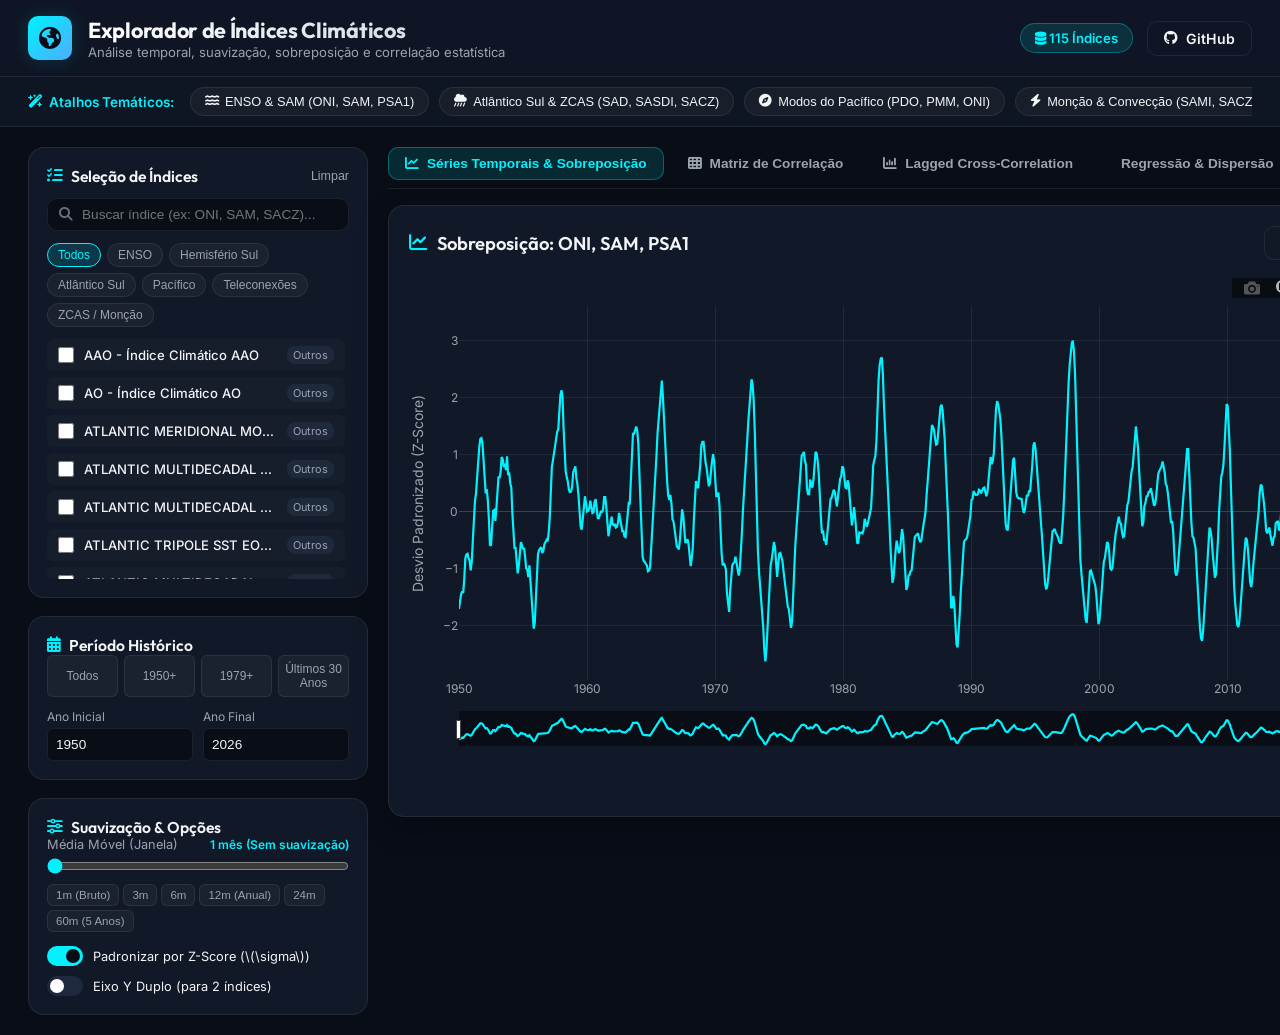
<file: index.html>
<!DOCTYPE html>
<html lang="pt-BR">
<head>
  <meta charset="UTF-8">
  <meta http-equiv="refresh" content="0; url=app/index.html">
  <title>Redirecionando para Explorador de Índices Climáticos...</title>
  <script>
    window.location.href = "app/index.html";
  </script>
</head>
<body>
  <p>Redirecionando para o aplicativo... <a href="app/index.html">Clique aqui se não for redirecionado</a>.</p>
</body>
</html>
</file>
<file: app/styles.css>
/* Glassmorphism & Vibrant Dark Theme Design System */

:root {
  --bg-dark: #090d16;
  --bg-card: #111827;
  --bg-card-hover: #1f293d;
  --border-color: rgba(255, 255, 255, 0.08);
  --border-active: rgba(0, 242, 254, 0.4);
  
  --primary-cyan: #00f2fe;
  --primary-blue: #4facfe;
  --accent-violet: #8b5cf6;
  --accent-emerald: #10b981;
  --accent-amber: #f59e0b;
  --accent-rose: #f43f5e;
  
  --text-main: #f3f4f6;
  --text-muted: #9ca3af;
  --text-dim: #6b7280;

  --radius-lg: 16px;
  --radius-md: 10px;
  --radius-sm: 6px;
  
  --shadow-glow: 0 0 20px rgba(0, 242, 254, 0.15);
  --transition: all 0.25s cubic-bezier(0.4, 0, 0.2, 1);
}

* {
  box-sizing: border-box;
  margin: 0;
  padding: 0;
}

body {
  background-color: var(--bg-dark);
  color: var(--text-main);
  font-family: 'Inter', -apple-system, BlinkMacSystemFont, sans-serif;
  min-height: 100vh;
  overflow-x: hidden;
}

/* Custom Scrollbar */
::-webkit-scrollbar {
  width: 6px;
  height: 6px;
}
::-webkit-scrollbar-track {
  background: var(--bg-dark);
}
::-webkit-scrollbar-thumb {
  background: #273549;
  border-radius: 4px;
}
::-webkit-scrollbar-thumb:hover {
  background: var(--primary-blue);
}

.app-container {
  display: flex;
  flex-direction: column;
  min-height: 100vh;
}

/* Navbar Header */
.navbar {
  display: flex;
  justify-content: space-between;
  align-items: center;
  padding: 16px 28px;
  background: rgba(17, 24, 39, 0.85);
  backdrop-filter: blur(12px);
  border-bottom: 1px solid var(--border-color);
  position: sticky;
  top: 0;
  z-index: 100;
}

.nav-brand {
  display: flex;
  align-items: center;
  gap: 16px;
}

.logo-icon {
  width: 44px;
  height: 44px;
  border-radius: var(--radius-md);
  background: linear-gradient(135deg, var(--primary-cyan), var(--primary-blue));
  display: flex;
  align-items: center;
  justify-content: center;
  font-size: 22px;
  color: #090d16;
  box-shadow: var(--shadow-glow);
}

.brand-text h1 {
  font-family: 'Outfit', sans-serif;
  font-size: 1.35rem;
  font-weight: 700;
  letter-spacing: -0.3px;
  background: linear-gradient(90deg, #ffffff, #cbd5e1);
  -webkit-background-clip: text;
  -webkit-text-fill-color: transparent;
}

.brand-text p {
  font-size: 0.82rem;
  color: var(--text-muted);
}

.nav-actions {
  display: flex;
  align-items: center;
  gap: 14px;
}

.badge {
  background: rgba(0, 242, 254, 0.12);
  color: var(--primary-cyan);
  border: 1px solid rgba(0, 242, 254, 0.3);
  padding: 6px 14px;
  border-radius: 20px;
  font-size: 0.82rem;
  font-weight: 600;
}

.btn {
  padding: 8px 16px;
  border-radius: var(--radius-md);
  font-size: 0.88rem;
  font-weight: 600;
  cursor: pointer;
  border: none;
  transition: var(--transition);
  display: inline-flex;
  align-items: center;
  gap: 8px;
  text-decoration: none;
}

.btn-outline {
  background: transparent;
  color: var(--text-main);
  border: 1px solid var(--border-color);
}

.btn-outline:hover {
  border-color: var(--primary-cyan);
  color: var(--primary-cyan);
  background: rgba(0, 242, 254, 0.05);
}

/* Presets Bar */
.presets-bar {
  background: #0f1623;
  border-bottom: 1px solid var(--border-color);
  padding: 10px 28px;
  display: flex;
  align-items: center;
  gap: 16px;
  overflow-x: auto;
}

.presets-title {
  font-size: 0.85rem;
  font-weight: 600;
  color: var(--primary-cyan);
  white-space: nowrap;
  display: flex;
  align-items: center;
  gap: 6px;
}

.presets-buttons {
  display: flex;
  gap: 10px;
  overflow-x: auto;
  white-space: nowrap;
}

.preset-btn {
  background: rgba(255, 255, 255, 0.04);
  border: 1px solid var(--border-color);
  color: var(--text-main);
  padding: 6px 14px;
  border-radius: 20px;
  font-size: 0.8rem;
  font-weight: 500;
  cursor: pointer;
  transition: var(--transition);
  display: flex;
  align-items: center;
  gap: 6px;
}

.preset-btn:hover {
  background: linear-gradient(90deg, rgba(0, 242, 254, 0.15), rgba(79, 172, 254, 0.15));
  border-color: var(--primary-cyan);
  color: #fff;
  transform: translateY(-1px);
}

/* Main Layout */
.main-layout {
  display: grid;
  grid-template-columns: 340px 1fr;
  gap: 20px;
  padding: 20px 28px;
  flex: 1;
}

@media (max-width: 1100px) {
  .main-layout {
    grid-template-columns: 1fr;
  }
}

/* Sidebar Controls */
.sidebar {
  display: flex;
  flex-direction: column;
  gap: 18px;
}

.control-card {
  background: var(--bg-card);
  border: 1px solid var(--border-color);
  border-radius: var(--radius-lg);
  padding: 18px;
}

.card-header {
  display: flex;
  justify-content: space-between;
  align-items: center;
  margin-bottom: 12px;
}

.control-card h3 {
  font-family: 'Outfit', sans-serif;
  font-size: 0.98rem;
  font-weight: 600;
  color: var(--text-main);
  display: flex;
  align-items: center;
  gap: 8px;
}

.control-card h3 i {
  color: var(--primary-cyan);
}

.btn-text {
  background: none;
  border: none;
  color: var(--text-muted);
  font-size: 0.78rem;
  cursor: pointer;
  transition: var(--transition);
}

.btn-text:hover {
  color: var(--primary-cyan);
}

/* Search Box */
.search-box {
  position: relative;
  margin-bottom: 12px;
}

.search-box i {
  position: absolute;
  left: 12px;
  top: 50%;
  transform: translateY(-50%);
  color: var(--text-dim);
  font-size: 0.85rem;
}

.search-box input {
  width: 100%;
  background: #090d16;
  border: 1px solid var(--border-color);
  border-radius: var(--radius-md);
  padding: 8px 12px 8px 34px;
  color: var(--text-main);
  font-size: 0.85rem;
  outline: none;
  transition: var(--transition);
}

.search-box input:focus {
  border-color: var(--primary-cyan);
  box-shadow: 0 0 10px rgba(0, 242, 254, 0.15);
}

/* Category Pills */
.category-pills {
  display: flex;
  flex-wrap: wrap;
  gap: 6px;
  margin-bottom: 12px;
}

.pill {
  background: rgba(255, 255, 255, 0.04);
  border: 1px solid var(--border-color);
  color: var(--text-muted);
  padding: 4px 10px;
  border-radius: 12px;
  font-size: 0.75rem;
  cursor: pointer;
  transition: var(--transition);
}

.pill:hover, .pill.active {
  background: rgba(0, 242, 254, 0.15);
  border-color: var(--primary-cyan);
  color: var(--primary-cyan);
}

/* Indices Checkbox List */
.indices-checkbox-list {
  max-height: 240px;
  overflow-y: auto;
  display: flex;
  flex-direction: column;
  gap: 6px;
  padding-right: 4px;
}

.checkbox-item {
  display: flex;
  align-items: center;
  gap: 10px;
  padding: 6px 10px;
  border-radius: var(--radius-sm);
  background: rgba(255, 255, 255, 0.02);
  border: 1px solid transparent;
  cursor: pointer;
  transition: var(--transition);
  user-select: none;
}

.checkbox-item:hover {
  background: rgba(255, 255, 255, 0.05);
}

.checkbox-item.selected {
  background: rgba(0, 242, 254, 0.08);
  border-color: rgba(0, 242, 254, 0.3);
}

.checkbox-item input[type="checkbox"] {
  accent-color: var(--primary-cyan);
  width: 16px;
  height: 16px;
  cursor: pointer;
}

.checkbox-label-text {
  font-size: 0.82rem;
  font-weight: 500;
  color: var(--text-main);
  flex: 1;
  white-space: nowrap;
  overflow: hidden;
  text-overflow: ellipsis;
}

.badge-tag {
  font-size: 0.68rem;
  padding: 2px 6px;
  border-radius: 8px;
  background: #1e293b;
  color: var(--text-muted);
}

/* Range & Input Controls */
.range-quick-buttons {
  display: flex;
  gap: 6px;
  margin-bottom: 12px;
}

.btn-chip {
  flex: 1;
  background: rgba(255, 255, 255, 0.04);
  border: 1px solid var(--border-color);
  color: var(--text-muted);
  padding: 6px;
  border-radius: var(--radius-sm);
  font-size: 0.75rem;
  font-weight: 500;
  cursor: pointer;
  transition: var(--transition);
}

.btn-chip:hover {
  background: rgba(0, 242, 254, 0.1);
  color: var(--primary-cyan);
  border-color: var(--primary-cyan);
}

.year-inputs-row {
  display: grid;
  grid-template-columns: 1fr 1fr;
  gap: 10px;
}

.input-group {
  display: flex;
  flex-direction: column;
  gap: 4px;
}

.input-group label {
  font-size: 0.75rem;
  color: var(--text-muted);
}

.input-group input {
  background: #090d16;
  border: 1px solid var(--border-color);
  border-radius: var(--radius-sm);
  padding: 8px;
  color: var(--text-main);
  font-size: 0.85rem;
  outline: none;
}

.input-group input:focus {
  border-color: var(--primary-cyan);
}

/* Control Group & Sliders */
.control-group {
  margin-bottom: 14px;
}

.label-with-val {
  display: flex;
  justify-content: space-between;
  align-items: center;
  margin-bottom: 6px;
  font-size: 0.8rem;
  color: var(--text-muted);
}

.val-badge {
  font-size: 0.75rem;
  color: var(--primary-cyan);
  font-weight: 600;
}

input[type="range"] {
  width: 100%;
  accent-color: var(--primary-cyan);
  cursor: pointer;
}

.smoothing-presets {
  display: flex;
  flex-wrap: wrap;
  gap: 4px;
  margin-top: 6px;
}

.btn-chip-sm {
  background: rgba(255, 255, 255, 0.04);
  border: 1px solid var(--border-color);
  color: var(--text-muted);
  padding: 4px 8px;
  border-radius: var(--radius-sm);
  font-size: 0.72rem;
  cursor: pointer;
  transition: var(--transition);
}

.btn-chip-sm:hover {
  background: rgba(0, 242, 254, 0.12);
  color: var(--primary-cyan);
}

/* Toggle Switch */
.toggles-group {
  display: flex;
  flex-direction: column;
  gap: 10px;
  margin-top: 10px;
}

.toggle-switch {
  display: flex;
  align-items: center;
  gap: 10px;
  cursor: pointer;
  user-select: none;
}

.toggle-switch input {
  display: none;
}

.slider-round {
  width: 36px;
  height: 20px;
  background-color: #1f293d;
  border-radius: 20px;
  position: relative;
  transition: var(--transition);
}

.slider-round:before {
  content: "";
  position: absolute;
  width: 14px;
  height: 14px;
  left: 3px;
  top: 3px;
  background-color: #fff;
  border-radius: 50%;
  transition: var(--transition);
}

.toggle-switch input:checked + .slider-round {
  background-color: var(--primary-cyan);
}

.toggle-switch input:checked + .slider-round:before {
  transform: translateX(16px);
  background-color: #090d16;
}

.toggle-label {
  font-size: 0.8rem;
  color: var(--text-main);
}

/* View Area & Tabs */
.view-area {
  display: flex;
  flex-direction: column;
  gap: 16px;
}

.tabs-header {
  display: flex;
  gap: 8px;
  border-bottom: 1px solid var(--border-color);
  padding-bottom: 8px;
  overflow-x: auto;
}

.tab-btn {
  background: transparent;
  border: none;
  color: var(--text-muted);
  padding: 8px 16px;
  border-radius: var(--radius-md);
  font-size: 0.85rem;
  font-weight: 600;
  cursor: pointer;
  transition: var(--transition);
  display: flex;
  align-items: center;
  gap: 8px;
  white-space: nowrap;
}

.tab-btn:hover {
  color: var(--text-main);
  background: rgba(255, 255, 255, 0.04);
}

.tab-btn.active {
  color: var(--primary-cyan);
  background: rgba(0, 242, 254, 0.12);
  border: 1px solid rgba(0, 242, 254, 0.3);
}

.tab-content {
  display: none;
}

.tab-content.active {
  display: block;
}

/* Chart Card Panels */
.chart-card {
  background: var(--bg-card);
  border: 1px solid var(--border-color);
  border-radius: var(--radius-lg);
  padding: 20px;
  box-shadow: 0 10px 30px rgba(0,0,0,0.3);
}

.chart-card-header {
  display: flex;
  justify-content: space-between;
  align-items: center;
  margin-bottom: 16px;
}

.chart-card-header h2 {
  font-family: 'Outfit', sans-serif;
  font-size: 1.15rem;
  font-weight: 600;
  color: var(--text-main);
  display: flex;
  align-items: center;
  gap: 10px;
}

.chart-card-header h2 i {
  color: var(--primary-cyan);
}

.sub-text {
  font-size: 0.8rem;
  color: var(--text-muted);
}

.plotly-container {
  width: 100%;
  min-height: 520px;
  border-radius: var(--radius-md);
  overflow: hidden;
}

/* Lag Selectors & Callouts */
.lag-selector-row {
  display: grid;
  grid-template-columns: 1fr 1fr;
  gap: 16px;
  margin-bottom: 16px;
}

.select-group {
  display: flex;
  flex-direction: column;
  gap: 6px;
}

.select-group label {
  font-size: 0.8rem;
  color: var(--text-muted);
}

.select-group select {
  background: #090d16;
  border: 1px solid var(--border-color);
  border-radius: var(--radius-sm);
  padding: 10px;
  color: var(--text-main);
  font-size: 0.88rem;
  outline: none;
}

.select-group select:focus {
  border-color: var(--primary-cyan);
}

.info-callout {
  background: rgba(0, 242, 254, 0.08);
  border: 1px solid rgba(0, 242, 254, 0.2);
  border-radius: var(--radius-md);
  padding: 12px 16px;
  font-size: 0.85rem;
  color: var(--text-main);
  margin-top: 14px;
  display: flex;
  align-items: center;
  gap: 10px;
}

/* Stats Grid for Regression */
.stats-summary-grid {
  display: grid;
  grid-template-columns: repeat(auto-fit, minmax(180px, 1fr));
  gap: 12px;
  margin-top: 16px;
}

.stat-box {
  background: #090d16;
  border: 1px solid var(--border-color);
  border-radius: var(--radius-md);
  padding: 14px;
  text-align: center;
}

.stat-label {
  font-size: 0.75rem;
  color: var(--text-muted);
  margin-bottom: 4px;
}

.stat-value {
  font-family: 'Outfit', sans-serif;
  font-size: 1.3rem;
  font-weight: 700;
  color: var(--primary-cyan);
}

/* Table Responsive */
.table-responsive {
  max-height: 540px;
  overflow-y: auto;
  border: 1px solid var(--border-color);
  border-radius: var(--radius-md);
}

.catalog-table {
  width: 100%;
  border-collapse: collapse;
  text-align: left;
  font-size: 0.82rem;
}

.catalog-table th {
  background: #090d16;
  color: var(--primary-cyan);
  padding: 12px 16px;
  font-family: 'Outfit', sans-serif;
  font-weight: 600;
  position: sticky;
  top: 0;
  border-bottom: 1px solid var(--border-color);
}

.catalog-table td {
  padding: 10px 16px;
  border-bottom: 1px solid var(--border-color);
  color: var(--text-main);
}

.catalog-table tr:hover {
  background: rgba(255, 255, 255, 0.03);
}

.text-search input {
  width: 320px;
}
</file>
